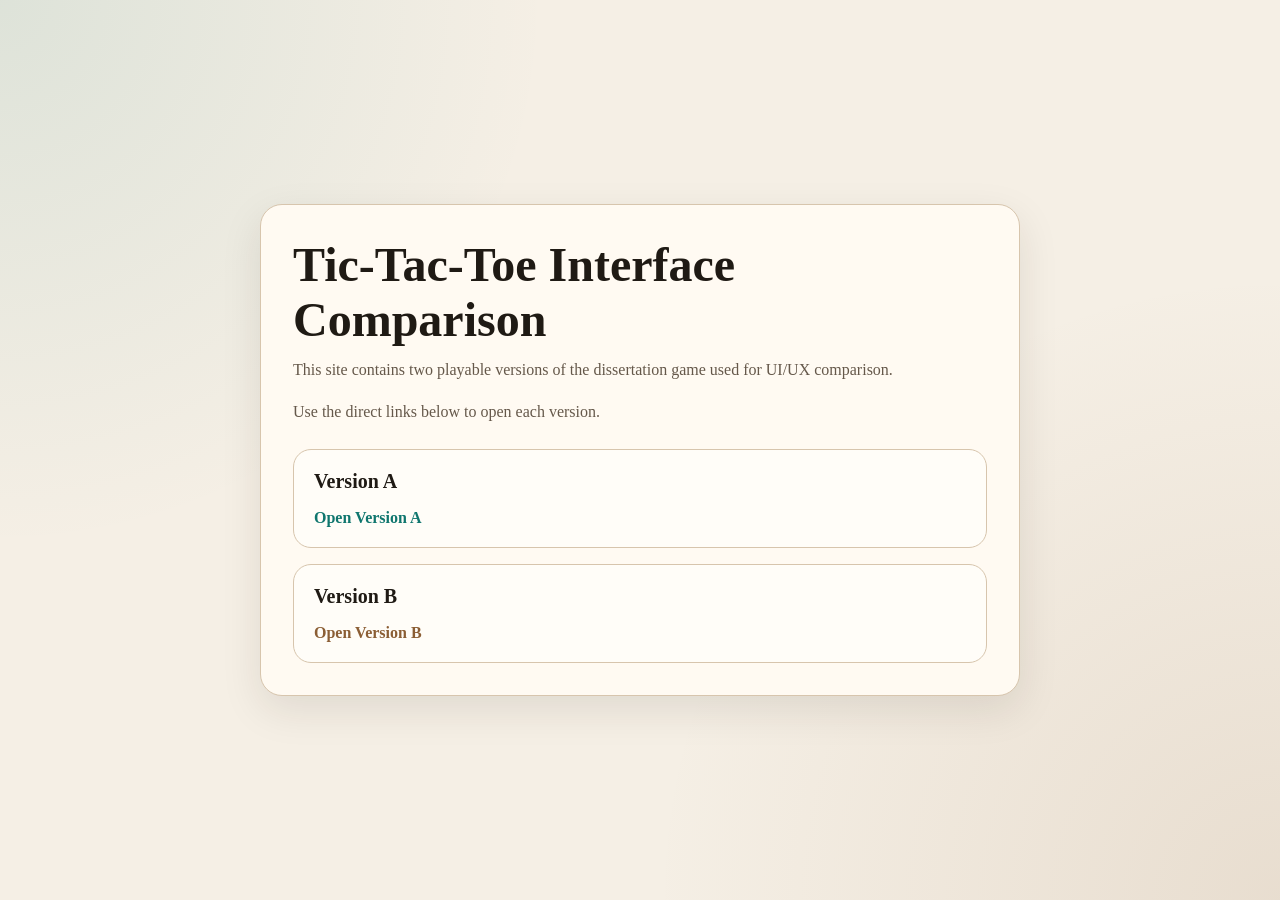
<file: index.html>
<!-- Tic-Tac-Toe UI/UX Dissertation Study -->
<!DOCTYPE html>
<html lang="en">
<head>
  <meta charset="UTF-8">
  <meta name="viewport" content="width=device-width, initial-scale=1.0">
  <title>Tic-Tac-Toe Study</title>
  <style>
    :root {
      --bg: #f5efe5;
      --panel: #fffaf2;
      --text: #1f1a14;
      --muted: #65584a;
      --accent-a: #0f766e;
      --accent-b: #8b5e34;
      --border: #d7c5ad;
    }

    * { box-sizing: border-box; }

    body {
      margin: 0;
      min-height: 100vh;
      font-family: Georgia, "Times New Roman", serif;
      color: var(--text);
      background:
        radial-gradient(circle at top left, rgba(15, 118, 110, 0.10), transparent 35%),
        radial-gradient(circle at bottom right, rgba(139, 94, 52, 0.12), transparent 40%),
        var(--bg);
      display: grid;
      place-items: center;
      padding: 24px;
    }

    .wrap {
      width: min(760px, 100%);
      background: var(--panel);
      border: 1px solid var(--border);
      border-radius: 22px;
      padding: 32px;
      box-shadow: 0 14px 40px rgba(40, 32, 24, 0.10);
    }

    h1 {
      margin: 0 0 10px;
      font-size: clamp(2rem, 4vw, 3rem);
    }

    p {
      margin: 0 0 16px;
      line-height: 1.6;
      color: var(--muted);
    }

    .links {
      display: grid;
      gap: 16px;
      margin-top: 24px;
    }

    .card {
      border: 1px solid var(--border);
      border-radius: 18px;
      padding: 20px;
      background: #fffdf8;
    }

    .card h2 {
      margin: 0 0 8px;
      font-size: 1.25rem;
    }

    .card a {
      display: inline-block;
      margin-top: 8px;
      text-decoration: none;
      font-weight: 700;
    }

    .good a { color: var(--accent-a); }
    .bad a { color: var(--accent-b); }
  </style>
</head>
<body>
  <main class="wrap">
    <h1>Tic-Tac-Toe Interface Comparison</h1>
    <p>This site contains two playable versions of the dissertation game used for UI/UX comparison.</p>
    <p>Use the direct links below to open each version.</p>

    <section class="links">
      <article class="card good">
        <h2>Version A</h2>
        <a href="./good/">Open Version A</a>
      </article>

      <article class="card bad">
        <h2>Version B</h2>
        <a href="./bad/">Open Version B</a>
      </article>
    </section>
  </main>
</body>
</html>
</file>
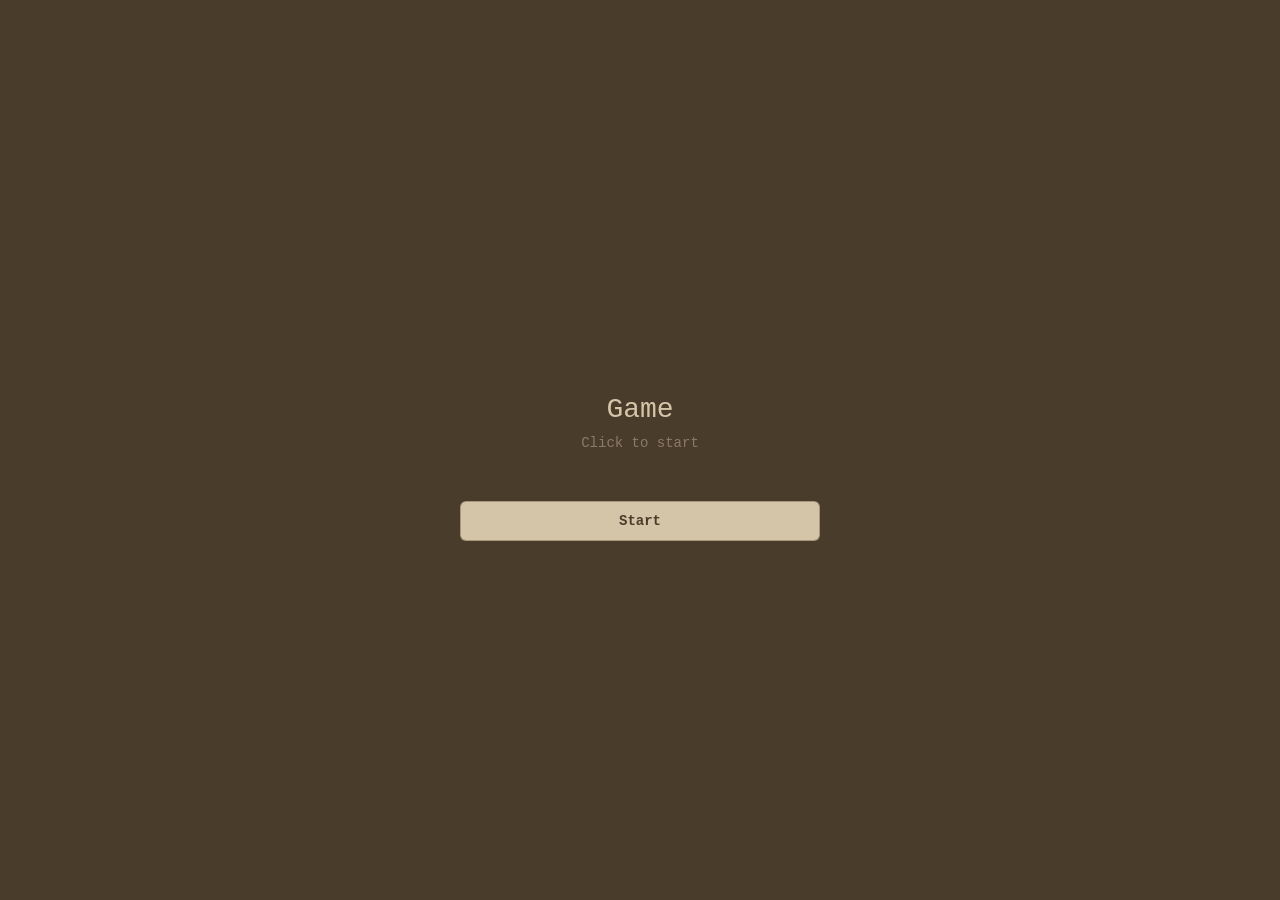
<file: bad/index.html>
<!DOCTYPE html>
<html lang="en">
<head>
  <meta charset="UTF-8" />
  <meta name="viewport" content="width=device-width, initial-scale=1.0" />
  <title>Tic Tac Toe</title>
  <link rel="stylesheet" href="style.css" />
</head>

<body>
  <!-- Live region for screen reader announcements -->
  <div id="a11yAnnounce" role="status" aria-live="polite" aria-atomic="true" class="sr-only"></div>

  <!-- WELCOME -->
  <section class="screen active" id="welcomeScreen">
    <h1>Game</h1>
    <p>Click to start</p>
    <button class="btn" type="button" id="startBtn">Start</button>
  </section>

  <!-- MODE -->
  <section class="screen" id="modeScreen">
    <h1 class="title">Compete</h1>
    <p class="muted">Play with your friends or CPU!</p>

    <div id="modeMainRow">
      <button class="btn" type="button" id="multiBtn">Multiplayer</button>
      <button class="btn btn-secondary" type="button" id="aiBtn">Vs AI</button>
    </div>

    <div id="aiDifficultyPanel" class="hidden bad-difficulty-panel">
      <p class="bad-difficulty-prompt">pick level</p>
      <button class="btn bad-difficulty-btn" type="button" id="easyBtn">Easy</button>
      <button class="btn bad-difficulty-btn" type="button" id="mediumBtn">Medium</button>
      <button class="btn bad-difficulty-btn" type="button" id="hardBtn">Hard</button>
      <button class="btn btn-secondary bad-back-btn" type="button" id="backBtn">&lt; back</button>
    </div>

    <small class="muted small">No personal information is collected.</small>
  </section>

  <!-- GAME -->
  <section class="screen" id="gameScreen">
    <div class="session-score">
      <span>X:<span id="scoreX">0</span></span>
      <span>O:<span id="scoreO">0</span></span>
      <span>D:<span id="scoreD">0</span></span>
    </div>
    <div class="board-container">
      <div class="board" id="board" role="grid" aria-label="Tic Tac Toe board"></div>
      <svg class="win-line" id="winLine" aria-hidden="true">
        <line id="winLineElement" stroke-width="3" stroke-linecap="round"/>
      </svg>
    </div>
  </section>

  <!-- RESULT -->
  <section class="screen" id="resultScreen">
    <div class="result-container">
      <span id="resultText" class="result-text"></span>
      <div class="score-inline">
        <span class="score-label">Score:</span>
        <span class="score-val">X:<span id="scoreX2">0</span></span>
        <span class="score-val">O:<span id="scoreO2">0</span></span>
        <span class="score-val">D:<span id="scoreD2">0</span></span>
      </div>
    </div>

    <button class="btn" type="button" id="playAgainBtn">Play Again</button>
    <button class="btn btn-secondary" type="button" id="quitBtn">Quit</button>
  </section>

  <script src="script.js"></script>
</body>
</html>
</file>
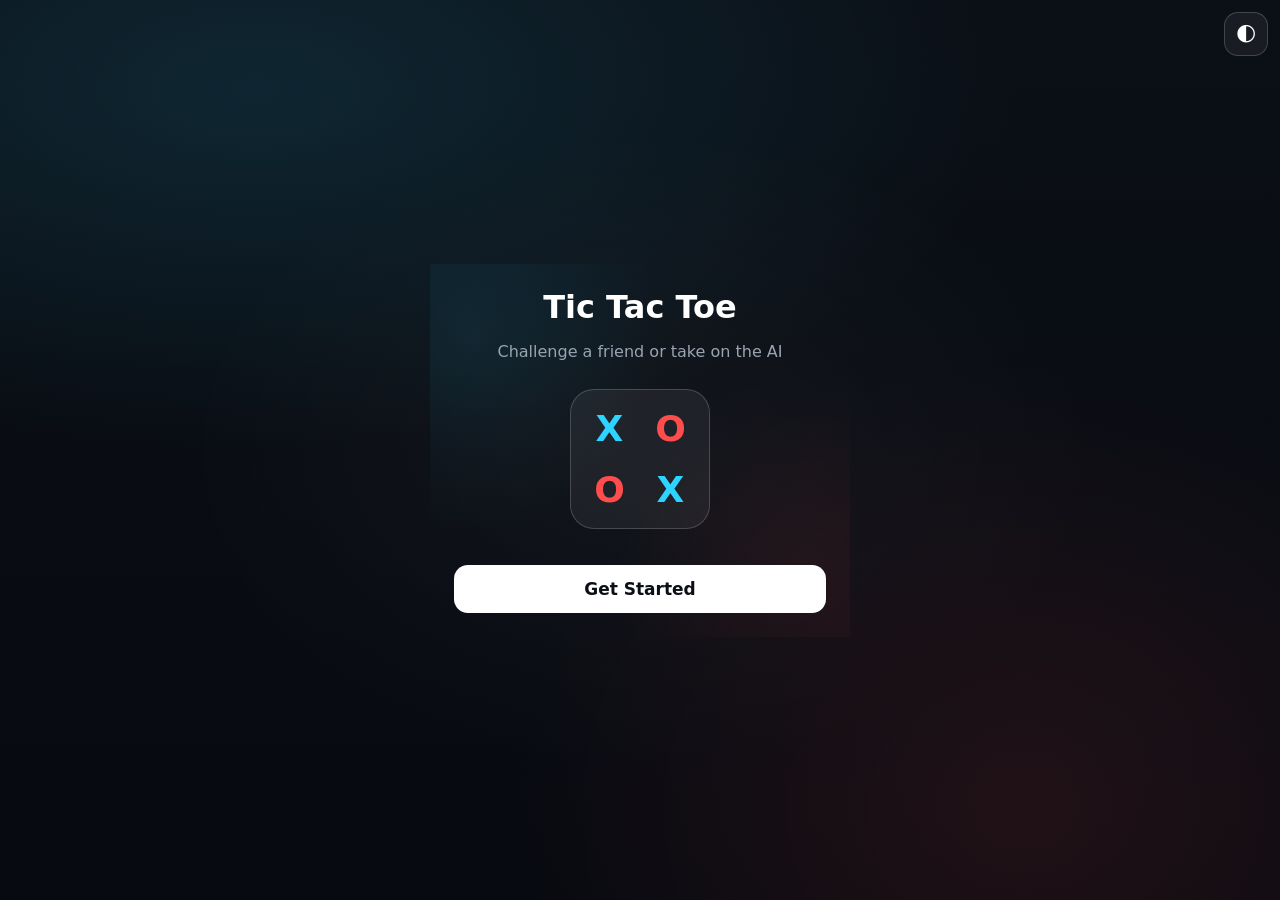
<file: good/index.html>
<!DOCTYPE html>
<html lang="en">
<head>
  <meta charset="UTF-8" />
  <meta name="viewport" content="width=device-width, initial-scale=1.0" />
  <title>Tic Tac Toe</title>
  <link rel="stylesheet" href="style.css" />
</head>

<body data-theme="dark">
  <!-- Theme Toggle -->
  <button class="theme-toggle" id="themeToggle" type="button" aria-label="Toggle theme">
    🌓
  </button>

  <!-- Live region for screen reader announcements -->
  <div id="a11yAnnounce" role="status" aria-live="polite" aria-atomic="true" class="sr-only"></div>

  <!-- WELCOME -->
  <section class="screen active" id="welcomeScreen">
    <div class="welcome-content">
      <h1 class="title welcome-title">Tic Tac Toe</h1>
      <p class="welcome-subtitle muted">Challenge a friend or take on the AI</p>

      <div class="welcome-logo">
        <div class="logo-box" aria-hidden="true">
          <span class="logo-cell x tl">X</span>
          <span class="logo-cell o tr">O</span>
          <span class="logo-cell o bl">O</span>
          <span class="logo-cell x br">X</span>
        </div>
      </div>

      <button class="btn btn-cta" type="button" id="welcomeStartBtn">Get Started</button>
    </div>
    <div class="welcome-bg-shapes" aria-hidden="true"></div>
  </section>

  <!-- LOADING -->
  <section class="screen" id="loadingScreen">
    <div class="loader" aria-hidden="true"></div>
    <div class="progress-bar-container">
      <div class="progress-bar" id="progressBar"></div>
    </div>
    <p class="muted">Loading...</p>
    <p id="loadingDifficulty" class="muted"></p>
  </section>

  <!-- MODE -->
  <section class="screen" id="modeScreen">
    <div class="mode-content">
      <div class="mode-icon" aria-hidden="true">
        <span class="mode-vs">VS</span>
      </div>
      
      <h1 class="title mode-title">Choose Your Battle</h1>
      <p class="mode-subtitle muted">Who will you face today?</p>

      <div id="modeMainRow" class="mode-buttons">
        <button class="btn mode-btn" type="button" id="multiBtn">
          <span class="btn-icon">👥</span>
          <span class="btn-text">
            <strong>Play a Friend</strong>
            <small>Local multiplayer</small>
          </span>
        </button>
        <button class="btn btn-secondary mode-btn" type="button" id="aiMainBtn">
          <span class="btn-icon">🤖</span>
          <span class="btn-text">
            <strong>Challenge AI</strong>
            <small>Test your skills</small>
          </span>
        </button>
      </div>

      <div id="aiDifficultyPanel" class="hidden">
        <p class="difficulty-prompt muted">Select difficulty level</p>
        <button class="btn difficulty-btn" type="button" id="easyBtn">
          <span class="difficulty-label">😊 Easy</span>
          <small class="difficulty-desc">Relaxed gameplay</small>
        </button>
        <button class="btn difficulty-btn" type="button" id="mediumBtn">
          <span class="difficulty-label">🎯 Medium</span>
          <small class="difficulty-desc">Balanced challenge</small>
        </button>
        <button class="btn difficulty-btn" type="button" id="hardBtn">
          <span class="difficulty-label">🔥 Hard</span>
          <small class="difficulty-desc">Ultimate test</small>
        </button>
        <button class="btn btn-secondary" type="button" id="backBtn">← Back</button>
      </div>

      <small class="muted small privacy-note">🔒 No data collected • Play freely</small>
    </div>
    <div class="mode-bg-shapes" aria-hidden="true"></div>
  </section>

  <!-- GAME -->
  <section class="screen" id="gameScreen">
    <div class="game-content">
      <div class="game-header">
        <div class="turn-display">
          <span class="turn-icon" id="turnIcon">❌</span>
          <div class="turn-info">
            <h2 id="turnText" class="turn"></h2>
            <p id="difficultyLabel" class="difficulty-tag muted"></p>
          </div>
        </div>
      </div>

      <div class="score-panel">
        <div class="score-card" data-player="X">
          <span class="score-emoji">❌</span>
          <div class="score-details">
            <span class="score-name">Player X</span>
            <span class="score-value" id="scoreX">0</span>
          </div>
        </div>
        <div class="score-card score-draw" data-player="D">
          <span class="score-emoji">🤝</span>
          <div class="score-details">
            <span class="score-name">Draws</span>
            <span class="score-value" id="scoreD">0</span>
          </div>
        </div>
        <div class="score-card" data-player="O">
          <span class="score-emoji">⭕</span>
          <div class="score-details">
            <span class="score-name">Player O</span>
            <span class="score-value" id="scoreO">0</span>
          </div>
        </div>
      </div>

      <div class="board-container">
        <div class="board" id="board" role="grid" aria-label="Tic Tac Toe board"></div>
        <svg class="win-line" id="winLine" aria-hidden="true">
          <line id="winLineElement" stroke-width="6" stroke-linecap="round"/>
        </svg>
      </div>
    </div>
    <div class="game-bg-shapes" aria-hidden="true"></div>
  </section>

  <!-- RESULT -->
  <section class="screen" id="resultScreen">
    <div class="result-content">
      <div class="result-trophy" id="resultTrophy" aria-hidden="true">🏆</div>
      
      <h1 id="resultText" class="result-title"></h1>
      <p class="result-subtitle muted" id="resultSubtitle">Great game!</p>

      <div class="result-stats">
        <p class="stats-label muted">Match Statistics</p>
        <div class="stats-grid">
          <div class="stat-card stat-x">
            <span class="stat-icon">❌</span>
            <div class="stat-info">
              <span class="stat-value" id="scoreX2">0</span>
              <span class="stat-name">X Wins</span>
            </div>
          </div>
          <div class="stat-card stat-draw">
            <span class="stat-icon">🤝</span>
            <div class="stat-info">
              <span class="stat-value" id="scoreD2">0</span>
              <span class="stat-name">Draws</span>
            </div>
          </div>
          <div class="stat-card stat-o">
            <span class="stat-icon">⭕</span>
            <div class="stat-info">
              <span class="stat-value" id="scoreO2">0</span>
              <span class="stat-name">O Wins</span>
            </div>
          </div>
        </div>
      </div>

      <div class="result-actions">
        <button class="btn result-btn primary-action" type="button" id="playAgainBtn">
          <span class="btn-icon">🔄</span>
          <span>Play Again</span>
        </button>
        <button class="btn btn-secondary result-btn" type="button" id="quitBtn">
          <span class="btn-icon">🏠</span>
          <span>Main Menu</span>
        </button>
      </div>
    </div>
    <div class="result-bg-shapes" aria-hidden="true"></div>
  </section>

  <script src="script.js"></script>
</body>
</html>
</file>
<file: bad/style.css>
/* ========= Variables ========= */
:root {
  --bg: #4a3c2a;
  --card: #5c4a35;
  --text: #d4c5a9;
  --muted: #8a7a6a;
  --x: #ff6b35;
  --o: #6bff35;
  --ring: rgba(100,80,60,0.4);
}

* { box-sizing: border-box; font-family: 'Courier New', monospace; }

/* ========= Background (unfriendly color) ========= */
body {
  margin: 0;
  min-height: 100vh;
  display: grid;
  place-items: center;
  color: var(--text);
  background: var(--bg);
}

/* ========= Accessibility ========= */
.sr-only {
  position: absolute;
  width: 1px;
  height: 1px;
  padding: 0;
  margin: -1px;
  overflow: hidden;
  clip: rect(0,0,0,0);
  white-space: nowrap;
  border: 0;
}

/* ========= Screens (no transitions) ========= */
.screen {
  display: none;
  width: 100%;
  max-width: 420px;
  padding: 20px 30px;
  text-align: center;
}
.screen.active { display: block; }

.title { margin: 5px 0 15px; font-size: 24px; font-weight: 600; }
.muted { color: var(--muted); }
.small { display: block; margin-top: 15px; font-size: 11px; }

/* ========= Welcome Screen (boring) ========= */
#welcomeScreen h1 {
  font-size: 28px;
  margin: 40px 0 10px;
  font-weight: normal;
}

#welcomeScreen p {
  font-size: 14px;
  margin: 10px 0 30px;
  color: var(--muted);
}

#welcomeScreen .btn {
  margin-top: 20px;
}

/* ========= Session scoreboard (minimal, during gameplay) ========= */
.session-score {
  font-size: 13px;
  margin-bottom: 10px;
  color: var(--muted);
}

.session-score span {
  margin-right: 12px;
}

/* ========= Buttons (reduced feedback, inconsistent spacing) ========= */
.btn {
  width: 100%;
  padding: 11px 10px;
  margin-top: 8px;
  margin-bottom: 5px;
  border: 1px solid var(--ring);
  border-radius: 6px;
  font-weight: 600;
  font-size: 14px;
  cursor: pointer;
  background: var(--text);
  color: var(--bg);
}
.btn:hover { background: rgba(220,200,180,0.9); }
.btn:focus-visible { outline: 1px solid var(--x); outline-offset: 1px; }

.btn-secondary {
  background: rgba(100,80,60,0.2);
  color: var(--text);
  border: 1px solid var(--ring);
}

.hidden { display: none !important; }

#modeMainRow {
  display: flex;
  flex-direction: column;
  gap: 0;
}
#modeMainRow .btn { margin-top: 10px; margin-bottom: 8px; }

/* ========= Difficulty panel (bad design - cramped, unclear) ========= */
.bad-difficulty-panel {
  margin-top: 8px;
  padding: 6px 0;
  border-top: 1px dashed var(--muted);
  text-align: left;
}

.bad-difficulty-prompt {
  font-size: 11px;
  margin: 0 0 4px 2px;
  color: var(--muted);
  text-transform: lowercase;
  font-weight: normal;
}

.bad-difficulty-btn {
  padding: 6px 8px;
  margin: 3px 0;
  font-size: 12px;
  width: auto;
  min-width: 80px;
  display: inline-block;
  margin-right: 6px;
}

.bad-back-btn {
  margin-top: 10px;
  font-size: 11px;
  padding: 5px 8px;
  width: auto;
}

/* ========= Board (poor layout - stretched rectangles) ========= */
.board-container {
  position: relative;
  margin-top: 10px;
  width: 100%;
  aspect-ratio: 1.4;
}

.board {
  display: grid;
  grid-template-columns: repeat(3, 1fr);
  gap: 15px 6px;
  width: 100%;
  height: 100%;
  position: relative;
}

.win-line {
  position: absolute;
  top: 0;
  left: 0;
  width: 100%;
  height: 100%;
  pointer-events: none;
  opacity: 0;
}

.win-line.visible {
  opacity: 0.2;
}

.win-line line {
  opacity: 0.3;
  stroke-dasharray: 10 5;
}

.cell {
  background: var(--card);
  border: 2px solid var(--ring);
  border-radius: 4px;
  display: grid;
  place-items: center;
  font-size: clamp(38px, 10vw, 60px);
  font-weight: 700;
  cursor: pointer;
  user-select: none;
  aspect-ratio: 0.8;
}
.cell:hover { background: rgba(100,80,60,0.2); }
.cell:focus-visible { outline: 1px solid var(--x); outline-offset: 1px; }
.cell.disabled { pointer-events: none; opacity: 0.9; }
.cell.x { color: var(--x); }
.cell.o { color: var(--o); }

/* Draw state (minimal feedback) */
.cell.draw-cell {
  border-color: var(--muted);
  opacity: 0.8;
}

/* Winning line highlight (reduced) */
.cell.win {
  border-color: rgba(200,180,150,0.3);
}

/* ========= Result (poor layout) ========= */
.result-container {
  margin: 15px 0 20px;
  text-align: left;
}

.result-text {
  display: inline-block;
  font-size: 19px;
  font-weight: 600;
  margin-right: 8px;
}

.score-inline {
  display: inline-block;
  font-size: 12px;
  vertical-align: middle;
  margin-top: 3px;
}

.score-label {
  margin-right: 4px;
  opacity: 0.7;
}

.score-val {
  margin: 0 3px;
  padding: 1px 3px;
  background: rgba(100,80,60,0.2);
  border-radius: 2px;
}
</file>
<file: good/style.css>
/* ========= Variables ========= */
:root {
  --bg: #0b0f16;
  --bg2: #070a10;
  --card: #101622;
  --text: #ffffff;
  --muted: #9aa4b2;
  --x: #2dd4ff;
  --o: #ff4d4d;
  --ring: rgba(255,255,255,0.18);
}

body[data-theme="light"] {
  --bg: #e8ecf4;
  --bg2: #dfe4ef;
  --card: rgba(255,255,255,0.75);
  --text: #2d3748;
  --muted: #5a6578;
  --ring: rgba(0,0,0,0.1);
}

* { box-sizing: border-box; font-family: system-ui, sans-serif; }

/* ========= Background (gradient mix, both themes) ========= */
body {
  margin: 0;
  min-height: 100vh;
  display: grid;
  place-items: center;
  color: var(--text);
  background: var(--bg);
  background-image:
    radial-gradient(ellipse 120% 80% at 20% 10%, rgba(45, 212, 255, 0.12) 0%, transparent 50%),
    radial-gradient(ellipse 80% 100% at 80% 90%, rgba(255, 77, 77, 0.1) 0%, transparent 50%),
    radial-gradient(ellipse 60% 60% at 50% 50%, rgba(255,255,255,0.04) 0%, transparent 60%),
    linear-gradient(180deg, var(--bg) 0%, var(--bg2) 100%);
}

body[data-theme="light"] {
  background-image:
    radial-gradient(ellipse 120% 80% at 20% 10%, rgba(45, 180, 220, 0.08) 0%, transparent 50%),
    radial-gradient(ellipse 80% 100% at 80% 90%, rgba(220, 90, 90, 0.06) 0%, transparent 50%),
    radial-gradient(ellipse 60% 60% at 50% 50%, rgba(0,0,0,0.015) 0%, transparent 60%),
    linear-gradient(180deg, var(--bg) 0%, var(--bg2) 100%);
}

/* ========= Accessibility ========= */
.sr-only {
  position: absolute;
  width: 1px;
  height: 1px;
  padding: 0;
  margin: -1px;
  overflow: hidden;
  clip: rect(0,0,0,0);
  white-space: nowrap;
  border: 0;
}

/* ========= Theme toggle ========= */
.theme-toggle {
  position: fixed;
  top: 12px;
  right: 12px;
  width: 44px;
  height: 44px;
  border-radius: 14px;
  border: 1px solid var(--ring);
  background: rgba(255,255,255,0.06);
  color: var(--text);
  font-size: 20px;
  cursor: pointer;
  z-index: 10;
}

/* ========= Screens ========= */
.screen {
  display: none;
  width: 100%;
  max-width: 420px;
  padding: 24px;
  text-align: center;
  opacity: 0;
  transform: translateY(10px);
  transition: opacity 0.3s ease, transform 0.3s ease;
}
.screen.active {
  display: block;
}
.screen.active:not(.fade-out) {
  opacity: 1;
  transform: translateY(0);
}
.screen.fade-in {
  opacity: 1;
  transform: translateY(0);
}
.screen.fade-out {
  opacity: 0;
  transform: translateY(-10px);
}

@media (prefers-reduced-motion: reduce) {
  .screen {
    transition: none;
  }
}

.title { margin: 0 0 10px; font-size: 28px; }
.muted { color: var(--muted); }
.small { display: block; margin-top: 12px; }

/* ========= Welcome (interactive, not plain) ========= */
#welcomeScreen {
  position: relative;
  overflow: hidden;
}

.welcome-content {
  position: relative;
  z-index: 1;
}

.welcome-title {
  font-size: 32px;
  margin-bottom: 6px;
  animation: welcomeFadeIn 0.6s ease-out;
}

.welcome-subtitle {
  font-size: 16px;
  margin-bottom: 24px;
  animation: welcomeFadeIn 0.6s ease-out 0.1s both;
}

.welcome-logo {
  display: grid;
  place-items: center;
  margin: 28px 0 24px;
  animation: welcomeFadeIn 0.6s ease-out 0.2s both;
}

.logo-box {
  display: grid;
  grid-template-columns: 1fr 1fr;
  grid-template-rows: 1fr 1fr;
  gap: 8px;
  width: 140px;
  height: 140px;
  padding: 12px;
  border-radius: 24px;
  background: rgba(255,255,255,0.06);
  border: 1px solid var(--ring);
  animation: logoPulse 3s ease-in-out infinite;
}

.logo-cell {
  display: grid;
  place-items: center;
  font-weight: 800;
  font-size: 36px;
  border-radius: 14px;
  transition: transform 0.2s ease;
}
.logo-cell.x { color: var(--x); }
.logo-cell.o { color: var(--o); }
.logo-cell.tl { grid-column: 1; grid-row: 1; }
.logo-cell.tr { grid-column: 2; grid-row: 1; }
.logo-cell.bl { grid-column: 1; grid-row: 2; }
.logo-cell.br { grid-column: 2; grid-row: 2; }

.btn-cta {
  animation: welcomeFadeIn 0.6s ease-out 0.3s both;
  min-height: 48px;
  font-size: 17px;
}

.welcome-bg-shapes {
  position: absolute;
  inset: 0;
  pointer-events: none;
  z-index: 0;
  background:
    radial-gradient(circle at 10% 20%, rgba(45,212,255,0.08) 0%, transparent 40%),
    radial-gradient(circle at 90% 80%, rgba(255,77,77,0.06) 0%, transparent 40%);
}

@keyframes welcomeFadeIn {
  from { opacity: 0; transform: translateY(12px); }
  to { opacity: 1; transform: translateY(0); }
}

@keyframes logoPulse {
  0%, 100% { transform: scale(1); box-shadow: 0 0 0 rgba(0,0,0,0); }
  50% { transform: scale(1.03); box-shadow: 0 8px 32px rgba(0,0,0,0.15); }
}

/* ========= Loading ========= */
.loader {
  width: 52px;
  height: 52px;
  border-radius: 50%;
  border: 4px solid var(--ring);
  border-top-color: var(--text);
  margin: 22px auto 14px;
  animation: spin 1s linear infinite;
}
@keyframes spin { to { transform: rotate(360deg); } }

.progress-bar-container {
  width: 200px;
  height: 4px;
  background: rgba(255,255,255,0.1);
  border-radius: 2px;
  margin: 16px auto;
  overflow: hidden;
}

.progress-bar {
  height: 100%;
  width: 0%;
  background: linear-gradient(90deg, var(--x), var(--o));
  border-radius: 2px;
  transition: width 0.2s ease;
}

/* ========= Buttons ========= */
.btn {
  width: 100%;
  padding: 14px;
  margin-top: 12px;
  border: none;
  border-radius: 14px;
  font-weight: 800;
  cursor: pointer;
  background: var(--text);
  color: var(--bg);
  transition: transform 0.15s ease, box-shadow 0.15s ease;
  position: relative;
  overflow: hidden;
}
.btn:hover { transform: translateY(-2px); box-shadow: 0 6px 20px rgba(0,0,0,0.15); }
.btn:focus-visible { outline: 2px solid var(--x); outline-offset: 2px; }

.ripple {
  position: absolute;
  border-radius: 50%;
  background: rgba(255,255,255,0.4);
  transform: scale(0);
  animation: rippleExpand 0.6s ease-out;
  pointer-events: none;
}
@keyframes rippleExpand {
  to {
    transform: scale(4);
    opacity: 0;
  }
}

.btn-secondary {
  background: rgba(255,255,255,0.12);
  color: var(--text);
  border: 1px solid var(--ring);
}

.hidden { display: none !important; }

/* ========= Mode Screen (interactive) ========= */
#modeScreen {
  position: relative;
  overflow: hidden;
}

.mode-content {
  position: relative;
  z-index: 1;
}

.mode-icon {
  display: flex;
  justify-content: center;
  margin-bottom: 20px;
  animation: modeFadeIn 0.5s ease-out;
}

.mode-vs {
  display: flex;
  align-items: center;
  justify-content: center;
  width: 70px;
  height: 70px;
  border-radius: 50%;
  background: linear-gradient(135deg, var(--x), var(--o));
  font-size: 24px;
  font-weight: 900;
  color: white;
  text-shadow: 0 2px 4px rgba(0,0,0,0.3);
  animation: vsPulse 2s ease-in-out infinite;
}

@keyframes vsPulse {
  0%, 100% { transform: scale(1); box-shadow: 0 0 0 0 rgba(45, 212, 255, 0.4); }
  50% { transform: scale(1.05); box-shadow: 0 0 20px 5px rgba(255, 77, 77, 0.3); }
}

.mode-title {
  font-size: 28px;
  margin-bottom: 8px;
  animation: modeFadeIn 0.5s ease-out 0.1s both;
}

.mode-subtitle {
  font-size: 16px;
  margin-bottom: 24px;
  animation: modeFadeIn 0.5s ease-out 0.2s both;
}

@keyframes modeFadeIn {
  from { opacity: 0; transform: translateY(10px); }
  to { opacity: 1; transform: translateY(0); }
}

.mode-buttons {
  display: flex;
  flex-direction: column;
  gap: 12px;
  animation: modeFadeIn 0.5s ease-out 0.3s both;
}

.mode-btn {
  display: flex;
  align-items: center;
  gap: 14px;
  padding: 16px 20px;
  text-align: left;
  margin-top: 0 !important;
}

.mode-btn .btn-icon {
  font-size: 28px;
  flex-shrink: 0;
}

.mode-btn .btn-text {
  display: flex;
  flex-direction: column;
  gap: 2px;
}

.mode-btn .btn-text strong {
  font-size: 16px;
}

.mode-btn .btn-text small {
  font-size: 12px;
  opacity: 0.7;
  font-weight: 400;
}

#aiDifficultyPanel {
  margin-top: 12px;
  display: flex;
  flex-direction: column;
  gap: 10px;
  animation: modeFadeIn 0.3s ease-out;
}

.difficulty-prompt {
  font-size: 14px;
  margin-bottom: 8px;
}

.difficulty-btn {
  display: flex;
  flex-direction: column;
  align-items: center;
  padding: 14px 16px;
  gap: 4px;
}

.difficulty-label {
  font-size: 16px;
  font-weight: 700;
}

.difficulty-desc {
  font-size: 11px;
  opacity: 0.7;
  font-weight: 400;
}

.privacy-note {
  animation: modeFadeIn 0.5s ease-out 0.4s both;
}

.mode-bg-shapes {
  position: absolute;
  inset: 0;
  pointer-events: none;
  z-index: 0;
  background:
    radial-gradient(circle at 85% 15%, rgba(45,212,255,0.08) 0%, transparent 35%),
    radial-gradient(circle at 15% 85%, rgba(255,77,77,0.06) 0%, transparent 35%);
}

/* ========= Game Screen (interactive) ========= */
#gameScreen {
  position: relative;
  overflow: hidden;
}

.game-content {
  position: relative;
  z-index: 1;
}

.game-header {
  margin-bottom: 16px;
  animation: gameFadeIn 0.4s ease-out;
}

.turn-display {
  display: flex;
  align-items: center;
  justify-content: center;
  gap: 12px;
  padding: 12px 20px;
  background: rgba(255,255,255,0.06);
  border-radius: 16px;
  border: 1px solid var(--ring);
}

.turn-icon {
  font-size: 32px;
  animation: turnIconPulse 1.5s ease-in-out infinite;
}

@keyframes turnIconPulse {
  0%, 100% { transform: scale(1); }
  50% { transform: scale(1.15); }
}

.turn-info {
  display: flex;
  flex-direction: column;
  text-align: left;
}

.turn {
  margin: 0;
  font-size: 22px;
  font-weight: 700;
  transition: opacity 0.15s ease;
}

.difficulty-tag {
  font-size: 12px;
  margin: 2px 0 0;
}

.turn-fade-out {
  opacity: 0;
}
.turn-fade-in {
  animation: turnFadeIn 0.2s ease;
}
@keyframes turnFadeIn {
  from { opacity: 0; transform: translateY(-4px); }
  to { opacity: 1; transform: translateY(0); }
}
.turn.ai-thinking {
  opacity: 0.7;
  animation: thinkingPulse 1s ease-in-out infinite;
}

@keyframes gameFadeIn {
  from { opacity: 0; transform: translateY(-10px); }
  to { opacity: 1; transform: translateY(0); }
}

/* Score Panel */
.score-panel {
  display: flex;
  justify-content: center;
  gap: 10px;
  margin-bottom: 16px;
  animation: gameFadeIn 0.4s ease-out 0.1s both;
}

.score-card {
  display: flex;
  align-items: center;
  gap: 8px;
  padding: 10px 14px;
  background: rgba(255,255,255,0.06);
  border-radius: 12px;
  border: 1px solid var(--ring);
  transition: transform 0.2s ease, background 0.2s ease, border-color 0.2s ease;
}

.score-card.active {
  background: rgba(255,255,255,0.12);
  border-color: rgba(255,255,255,0.3);
  transform: translateY(-2px);
}

.score-card .score-emoji {
  font-size: 20px;
}

.score-details {
  display: flex;
  flex-direction: column;
  align-items: flex-start;
}

.score-name {
  font-size: 10px;
  text-transform: uppercase;
  letter-spacing: 0.04em;
  color: var(--muted);
}

.score-value {
  font-size: 20px;
  font-weight: 800;
  line-height: 1.1;
}

.score-card[data-player="X"] .score-value { color: var(--x); }
.score-card[data-player="O"] .score-value { color: var(--o); }
.score-card.score-draw .score-value { color: var(--muted); }

.score-card.score-updated {
  animation: scoreCardBounce 0.4s ease;
}

@keyframes scoreCardBounce {
  0%, 100% { transform: scale(1); }
  50% { transform: scale(1.08) translateY(-3px); }
}

.game-bg-shapes {
  position: absolute;
  inset: 0;
  pointer-events: none;
  z-index: 0;
  background:
    radial-gradient(circle at 10% 90%, rgba(45,212,255,0.06) 0%, transparent 40%),
    radial-gradient(circle at 90% 10%, rgba(255,77,77,0.05) 0%, transparent 40%);
}
@keyframes thinkingPulse {
  0%, 100% { opacity: 0.7; }
  50% { opacity: 1; }
}

.session-label {
  font-size: 12px;
  text-transform: uppercase;
  letter-spacing: 0.05em;
  margin: 0 0 4px;
}

.mini-score {
  display: flex;
  justify-content: space-between;
  gap: 10px;
  padding: 10px 12px;
  border-radius: 14px;
  background: rgba(255,255,255,0.08);
  border: 1px solid var(--ring);
  color: var(--muted);
}

.score-item {
  display: flex;
  align-items: center;
  gap: 4px;
  padding: 4px 8px;
  border-radius: 10px;
  transition: background 0.2s ease, color 0.2s ease;
}
.score-item.active {
  background: rgba(255,255,255,0.14);
  color: var(--text);
  font-weight: 700;
}
.score-item.score-updated {
  animation: scoreBounce 0.4s ease;
}
@keyframes scoreBounce {
  0%, 100% { transform: scale(1); }
  50% { transform: scale(1.15); }
}

#difficultyLabel,
#loadingDifficulty {
  font-size: 14px;
  opacity: 0.85;
  margin: 0;
}

/* ========= Board ========= */
.board-container {
  position: relative;
  margin-top: 14px;
  width: 100%;
  aspect-ratio: 1;
  padding: 16px;
  background: rgba(255,255,255,0.08);
  border: 1px solid var(--ring);
  border-radius: 20px;
  box-shadow: 0 4px 20px rgba(0,0,0,0.06);
  animation: boardFadeIn 0.5s ease-out 0.2s both;
}

body[data-theme="light"] .board-container {
  background: rgba(255,255,255,0.5);
  border: 1px solid rgba(0,0,0,0.12);
  box-shadow: 0 4px 24px rgba(0,0,0,0.08);
}

@keyframes boardFadeIn {
  from { opacity: 0; transform: scale(0.95); }
  to { opacity: 1; transform: scale(1); }
}

.board {
  display: grid;
  grid-template-columns: repeat(3, 1fr);
  gap: 12px;
  width: 100%;
  height: 100%;
  position: relative;
}

.win-line {
  position: absolute;
  top: 0;
  left: 0;
  width: 100%;
  height: 100%;
  pointer-events: none;
  opacity: 0;
  transition: opacity 0.3s ease;
}

.win-line.visible {
  opacity: 1;
}

.win-line line {
  stroke-dasharray: 1000;
  stroke-dashoffset: 1000;
  animation: drawLine 0.6s ease-out forwards;
  filter: drop-shadow(0 0 4px currentColor);
}

@keyframes drawLine {
  to {
    stroke-dashoffset: 0;
  }
}

@media (prefers-reduced-motion: reduce) {
  .win-line line {
    animation: none;
    stroke-dasharray: none;
    stroke-dashoffset: 0;
  }
}

.cell {
  background: var(--card);
  border: 1px solid var(--ring);
  border-radius: 18px;
  display: grid;
  place-items: center;
  font-size: clamp(46px, 10vw, 72px);
  font-weight: 900;
  cursor: pointer;
  user-select: none;
  transition: transform 0.12s ease, background 0.12s ease;
  position: relative;
}
.cell:hover { transform: translateY(-2px); background: rgba(255,255,255,0.10); }
.cell:focus-visible { outline: 2px solid var(--x); outline-offset: 2px; }
.cell.disabled { pointer-events: none; opacity: 0.95; }
.cell.x { color: var(--x); }
.cell.o { color: var(--o); }

/* Hover preview on empty cells */
.cell.hover-preview::before {
  content: attr(data-preview);
  position: absolute;
  font-size: clamp(46px, 10vw, 72px);
  font-weight: 900;
  opacity: 0.3;
  pointer-events: none;
  z-index: 1;
}
.cell.hover-preview[data-preview="X"]::before {
  color: var(--x);
}
.cell.hover-preview[data-preview="O"]::before {
  color: var(--o);
}

/* Board reset animation */
.cell-reset {
  animation: cellReset 0.3s ease-out forwards;
}
@keyframes cellReset {
  to {
    transform: scale(0);
    opacity: 0;
  }
}

/* Draw state visual feedback */
.cell.draw-cell {
  border-color: var(--muted);
  background: rgba(255,255,255,0.05);
  opacity: 0.85;
}

/* Move confirmation (brief scale-in) */
.cell.placed {
  animation: placed 0.3s ease-out;
}
@keyframes placed {
  0% { transform: scale(0.85); opacity: 0.7; }
  70% { transform: scale(1.08); }
  100% { transform: scale(1); opacity: 1; }
}

/* Winning line highlight */
.cell.win {
  animation: winPulse 600ms ease-in-out infinite alternate;
  border-color: rgba(255,255,255,0.5);
}
@keyframes winPulse {
  from {
    transform: scale(1);
    box-shadow: 0 0 0 rgba(0,0,0,0);
  }
  to {
    transform: scale(1.06);
    box-shadow: 0 0 26px rgba(255,255,255,0.25);
  }
}

/* ========= Result Screen (interactive) ========= */
#resultScreen {
  position: relative;
  overflow: hidden;
}

.result-content {
  position: relative;
  z-index: 1;
}

.result-trophy {
  font-size: 64px;
  margin-bottom: 12px;
  animation: trophyBounce 0.8s ease-out, trophyGlow 2s ease-in-out infinite 0.8s;
}

@keyframes trophyBounce {
  0% { transform: scale(0) rotate(-20deg); opacity: 0; }
  50% { transform: scale(1.2) rotate(10deg); }
  70% { transform: scale(0.9) rotate(-5deg); }
  100% { transform: scale(1) rotate(0deg); opacity: 1; }
}

@keyframes trophyGlow {
  0%, 100% { filter: drop-shadow(0 0 8px rgba(255,215,0,0.4)); }
  50% { filter: drop-shadow(0 0 20px rgba(255,215,0,0.7)); }
}

.result-trophy.draw {
  animation: trophyBounce 0.8s ease-out;
}

.result-title {
  font-size: 32px;
  font-weight: 800;
  margin: 0 0 8px;
  animation: resultFadeIn 0.5s ease-out 0.3s both;
}

.result-title.x-wins { color: var(--x); }
.result-title.o-wins { color: var(--o); }
.result-title.draw { color: var(--muted); }

.result-subtitle {
  font-size: 16px;
  margin: 0 0 24px;
  animation: resultFadeIn 0.5s ease-out 0.4s both;
}

@keyframes resultFadeIn {
  from { opacity: 0; transform: translateY(10px); }
  to { opacity: 1; transform: translateY(0); }
}

.result-stats {
  animation: resultFadeIn 0.5s ease-out 0.5s both;
}

.stats-label {
  font-size: 11px;
  text-transform: uppercase;
  letter-spacing: 0.08em;
  margin: 0 0 12px;
}

.stats-grid {
  display: flex;
  justify-content: center;
  gap: 12px;
  margin-bottom: 24px;
}

.stat-card {
  display: flex;
  align-items: center;
  gap: 10px;
  padding: 14px 18px;
  background: rgba(255,255,255,0.06);
  border-radius: 14px;
  border: 1px solid var(--ring);
  transition: transform 0.2s ease, background 0.2s ease;
}

.stat-card:hover {
  transform: translateY(-2px);
  background: rgba(255,255,255,0.1);
}

.stat-icon {
  font-size: 24px;
}

.stat-info {
  display: flex;
  flex-direction: column;
  align-items: flex-start;
}

.stat-value {
  font-size: 24px;
  font-weight: 800;
  line-height: 1.1;
}

.stat-name {
  font-size: 11px;
  color: var(--muted);
  text-transform: uppercase;
  letter-spacing: 0.04em;
}

.stat-x .stat-value { color: var(--x); }
.stat-o .stat-value { color: var(--o); }
.stat-draw .stat-value { color: var(--muted); }

.stat-card.winner {
  background: rgba(255,255,255,0.12);
  border-color: rgba(255,255,255,0.25);
  animation: winnerPulse 1.5s ease-in-out infinite;
}

@keyframes winnerPulse {
  0%, 100% { box-shadow: 0 0 0 0 rgba(255,255,255,0.1); }
  50% { box-shadow: 0 4px 20px rgba(255,255,255,0.15); }
}

.result-actions {
  display: flex;
  flex-direction: column;
  gap: 10px;
  animation: resultFadeIn 0.5s ease-out 0.6s both;
}

.result-btn {
  display: flex;
  align-items: center;
  justify-content: center;
  gap: 10px;
}

.result-btn .btn-icon {
  font-size: 18px;
}

.result-btn.primary-action {
  background: linear-gradient(135deg, var(--x), var(--o));
  color: white;
  font-weight: 700;
}

.result-btn.primary-action:hover {
  transform: translateY(-2px);
  box-shadow: 0 6px 24px rgba(45, 212, 255, 0.3);
}

.result-bg-shapes {
  position: absolute;
  inset: 0;
  pointer-events: none;
  z-index: 0;
  background:
    radial-gradient(circle at 20% 20%, rgba(45,212,255,0.08) 0%, transparent 40%),
    radial-gradient(circle at 80% 80%, rgba(255,77,77,0.06) 0%, transparent 40%);
}

/* Legacy support */
.score-item-result {
  margin: 8px 0;
  transition: transform 0.2s ease;
}
.score-item-result.score-updated {
  animation: scoreBounce 0.4s ease;
}

@media (prefers-reduced-motion: reduce) {
  .result-celebration,
  .cell-reset,
  .score-item.score-updated,
  .turn-fade-in,
  .turn.ai-thinking {
    animation: none;
  }
}
</file>
